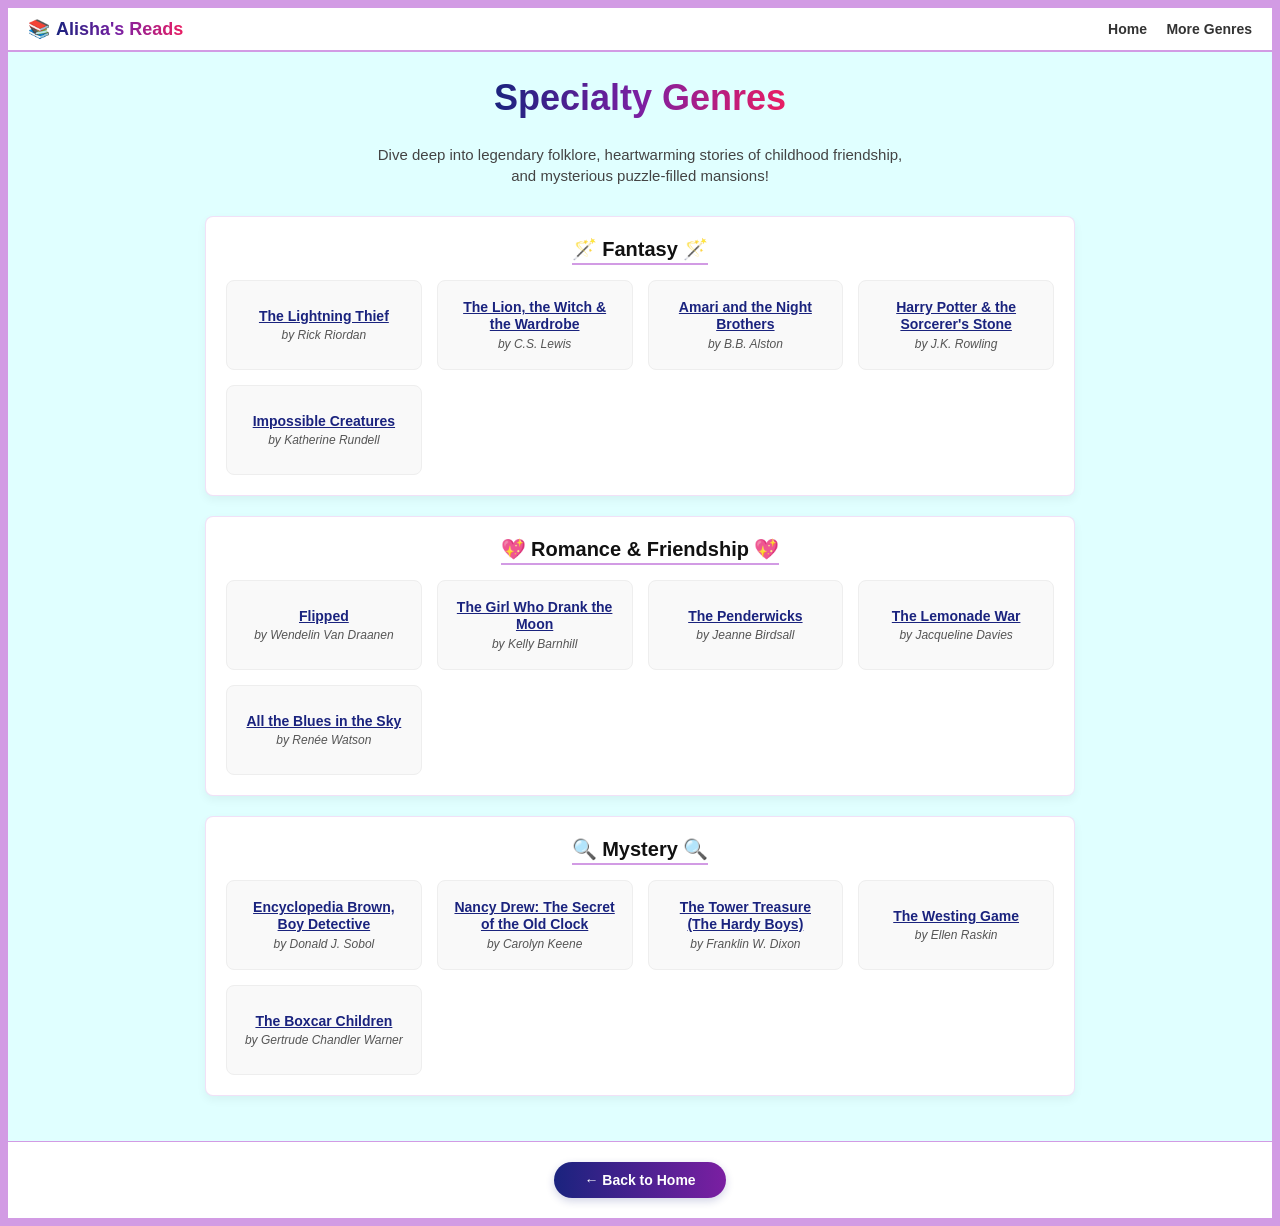
<file: index.html>
<!DOCTYPE html>
<html lang="en">
<head>
    <meta charset="UTF-8">
    <title>More Genres - Book Recommendations</title>
    <style>
        body { 
            background-color: lightcyan; 
            border: 8px solid #d29be4; 
            min-height: 100vh; 
            margin: 0; 
            box-sizing: border-box; 
            padding: 0; 
            display: flex;
            flex-direction: column;
            font-family: 'Segoe UI', Tahoma, Geneva, Verdana, sans-serif;
            align-items: center; 
        } 
        .site-header {
            width: 100%;
            background-color: white;
            border-bottom: 2px solid #d29be4;
            padding: 10px 20px;
            box-sizing: border-box;
            display: flex;
            justify-content: space-between;
            align-items: center;
        }
        .logo-container {
            font-size: 18px;
            font-weight: 800;
            display: flex;
            align-items: center;
            gap: 6px;
        }
        .logo-text {
            background: linear-gradient(to right, #1A237E, #7B1FA2, #E91E63);
            -webkit-background-clip: text;
            background-clip: text;
            -webkit-text-fill-color: transparent;
            color: transparent;
        }
        .nav-links a {
            color: #333;
            text-decoration: none;
            font-weight: 600;
            margin-left: 15px;
            font-size: 14px;
        }
        .main-content {
            flex: 1;
            width: 100%;
            max-width: 900px;
            display: flex;
            flex-direction: column;
            align-items: center; 
            padding: 25px 15px;
            box-sizing: border-box;
        }
        .hero-title {
            text-align: center; 
            font-size: 36px; 
            font-weight: 900; 
            margin: 0 0 10px 0; 
            background: linear-gradient(to right, #1A237E, #7B1FA2, #E91E63); 
            -webkit-background-clip: text; 
            background-clip: text; 
            -webkit-text-fill-color: transparent; 
            color: transparent;
        }
        .hero-subtitle {
            font-family: Verdana, sans-serif; 
            font-size: 15px; 
            text-align: center; 
            margin-bottom: 30px; 
            color: #444;
            max-width: 550px;
            line-height: 1.4;
        } 
        .genre-container {
            width: 100%;
            background: white;
            border-radius: 8px;
            padding: 20px;
            margin-bottom: 20px;
            box-shadow: 0 4px 10px rgba(0,0,0,0.05);
            box-sizing: border-box;
            border: 1px solid rgba(210, 155, 228, 0.3);
            text-align: center;
        }
        .genre-title {
            font-size: 20px;
            font-weight: 700;
            color: #111;
            margin-top: 0;
            margin-bottom: 15px;
            display: inline-block;
            border-bottom: 2px solid #d29be4;
            padding-bottom: 2px;
        }
        .book-grid {
            display: grid;
            grid-template-columns: repeat(auto-fit, minmax(180px, 1fr));
            gap: 15px;
            padding: 0;
            margin: 0;
        }
        .book-card-link {
            text-decoration: none;
            display: block;
        }
        .book-card {
            background-color: #f9f9f9;
            border-radius: 8px;
            padding: 15px;
            border: 1px solid #eee;
            transition: transform 0.2s, box-shadow 0.2s;
            display: flex;
            flex-direction: column;
            justify-content: center;
            align-items: center;
            min-height: 90px;
            box-sizing: border-box;
        }
        .book-card:hover {
            transform: translateY(-2px);
            box-shadow: 0 4px 10px rgba(0,0,0,0.08);
            background-color: #f3f3f3;
        }
        .book-title {
            font-size: 14px;
            color: #1A237E; 
            font-weight: 700;
            margin-bottom: 4px;
            line-height: 1.2;
            text-decoration: underline;
        }
        .book-author {
            font-size: 12px;
            color: #555;
            font-style: italic;
        }
        .footer-section {
            display: flex; 
            flex-direction: column; 
            align-items: center; 
            background: white;
            width: 100%;
            border-top: 1px solid #d29be4;
            padding: 20px; 
            box-sizing: border-box;
        }
        .back-button {
            display: inline-block;
            background: linear-gradient(to right, #1A237E, #7B1FA2);
            color: white !important;
            text-decoration: none;
            padding: 10px 30px;
            font-size: 14px;
            font-weight: 700;
            border-radius: 20px;
            box-shadow: 0 3px 8px rgba(26, 35, 126, 0.2);
        }
    </style>
</head>
<body>

    <header class="site-header">
        <div class="logo-container">
            <span>📚</span><span class="logo-text">Alisha's Reads</span>
        </div>
        <nav class="nav-links">
            <a href="Alisha - WebsiteProject.html">Home</a>
            <a href="#">More Genres</a>
        </nav>
    </header>

    <main class="main-content">
        <h1 class="hero-title">Specialty Genres</h1>
        <p class="hero-subtitle">Dive deep into legendary folklore, heartwarming stories of childhood friendship, and mysterious puzzle-filled mansions!</p>

        <!-- FANTASY CARD SECTION -->
        <section class="genre-container">
            <div class="genre-title">🪄 Fantasy 🪄</div>
            <div class="book-grid">
                <a class="book-card-link" href="https://www.amazon.com/dp/0141365466" target="_blank" rel="noopener">
                    <div class="book-card">
                        <span class="book-title">The Lightning Thief</span>
                        <span class="book-author">by Rick Riordan</span>
                    </div>
                </a>
                <a class="book-card-link" href="https://www.amazon.com/dp/0064404994" target="_blank" rel="noopener">
                    <div class="book-card">
                        <span class="book-title">The Lion, the Witch & the Wardrobe</span>
                        <span class="book-author">by C.S. Lewis</span>
                    </div>
                </a>
                <a class="book-card-link" href="https://www.amazon.com/dp/0062944712" target="_blank" rel="noopener">
                    <div class="book-card">
                        <span class="book-title">Amari and the Night Brothers</span>
                        <span class="book-author">by B.B. Alston</span>
                    </div>
                </a>
                <a class="book-card-link" href="https://www.amazon.com/dp/059035342X" target="_blank" rel="noopener">
                    <div class="book-card">
                        <span class="book-title">Harry Potter & the Sorcerer's Stone</span>
                        <span class="book-author">by J.K. Rowling</span>
                    </div>
                </a>
                <a class="book-card-link" href="https://www.amazon.com/dp/0141365466" target="_blank" rel="noopener">
                    <div class="book-card">
                        <span class="book-title">Impossible Creatures</span>
                        <span class="book-author">by Katherine Rundell</span>
                    </div>
                </a>
            </div>
        </section>

        <!-- ROMANCE CARD SECTION -->
        <section class="genre-container">
            <div class="genre-title">💖 Romance & Friendship 💖</div>
            <div class="book-grid">
                <a class="book-card-link" href="https://www.amazon.com/dp/0440414126" target="_blank" rel="noopener">
                    <div class="book-card">
                        <span class="book-title">Flipped</span>
                        <span class="book-author">by Wendelin Van Draanen</span>
                    </div>
                </a>
                <a class="book-card-link" href="https://www.amazon.com/dp/0142408488" target="_blank" rel="noopener">
                    <div class="book-card">
                        <span class="book-title">The Girl Who Drank the Moon</span>
                        <span class="book-author">by Kelly Barnhill</span>
                    </div>
                </a>
                <a class="book-card-link" href="https://www.amazon.com/dp/0440419541" target="_blank" rel="noopener">
                    <div class="book-card">
                        <span class="book-title">The Penderwicks</span>
                        <span class="book-author">by Jeanne Birdsall</span>
                    </div>
                </a>
                <a class="book-card-link" href="https://www.amazon.com/dp/0440414126" target="_blank" rel="noopener">
                    <div class="book-card">
                        <span class="book-title">The Lemonade War</span>
                        <span class="book-author">by Jacqueline Davies</span>
                    </div>
                </a>
                <a class="book-card-link" href="https://www.amazon.com/dp/1101994881" target="_blank" rel="noopener">
                    <div class="book-card">
                        <span class="book-title">All the Blues in the Sky</span>
                        <span class="book-author">by Renée Watson</span>
                    </div>
                </a>
            </div>
        </section>

        <!-- MYSTERY CARD SECTION (LIMITED TO 5) -->
        <section class="genre-container">
            <div class="genre-title">🔍 Mystery 🔍</div>
            <div class="book-grid">
                <a class="book-card-link" href="https://www.amazon.com/dp/0142408889" target="_blank" rel="noopener">
                    <div class="book-card">
                        <span class="book-title">Encyclopedia Brown, Boy Detective</span>
                        <span class="book-author">by Donald J. Sobol</span>
                    </div>
                </a>
                <a class="book-card-link" href="https://www.amazon.com/dp/0448479697" target="_blank" rel="noopener">
                    <div class="book-card">
                        <span class="book-title">Nancy Drew: The Secret of the Old Clock</span>
                        <span class="book-author">by Carolyn Keene</span>
                    </div>
                </a>
                <a class="book-card-link" href="https://www.amazon.com/dp/0448489521" target="_blank" rel="noopener">
                    <div class="book-card">
                        <span class="book-title">The Tower Treasure (The Hardy Boys)</span>
                        <span class="book-author">by Franklin W. Dixon</span>
                    </div>
                </a>
                <a class="book-card-link" href="https://www.amazon.com/dp/0140386645" target="_blank" rel="noopener">
                    <div class="book-card">
                        <span class="book-title">The Westing Game</span>
                        <span class="book-author">by Ellen Raskin</span>
                    </div>
                </a>
                <a class="book-card-link" href="https://www.amazon.com/dp/0807508527" target="_blank" rel="noopener">
                    <div class="book-card">
                        <span class="book-title">The Boxcar Children</span>
                        <span class="book-author">by Gertrude Chandler Warner</span>
                    </div>
                </a>
            </div>
        </section>

    </main>

    <footer class="footer-section">
        <a class="back-button" href="Alisha - WebsiteProject.html">← Back to Home</a>
    </footer>

</body>
</html>
</file>
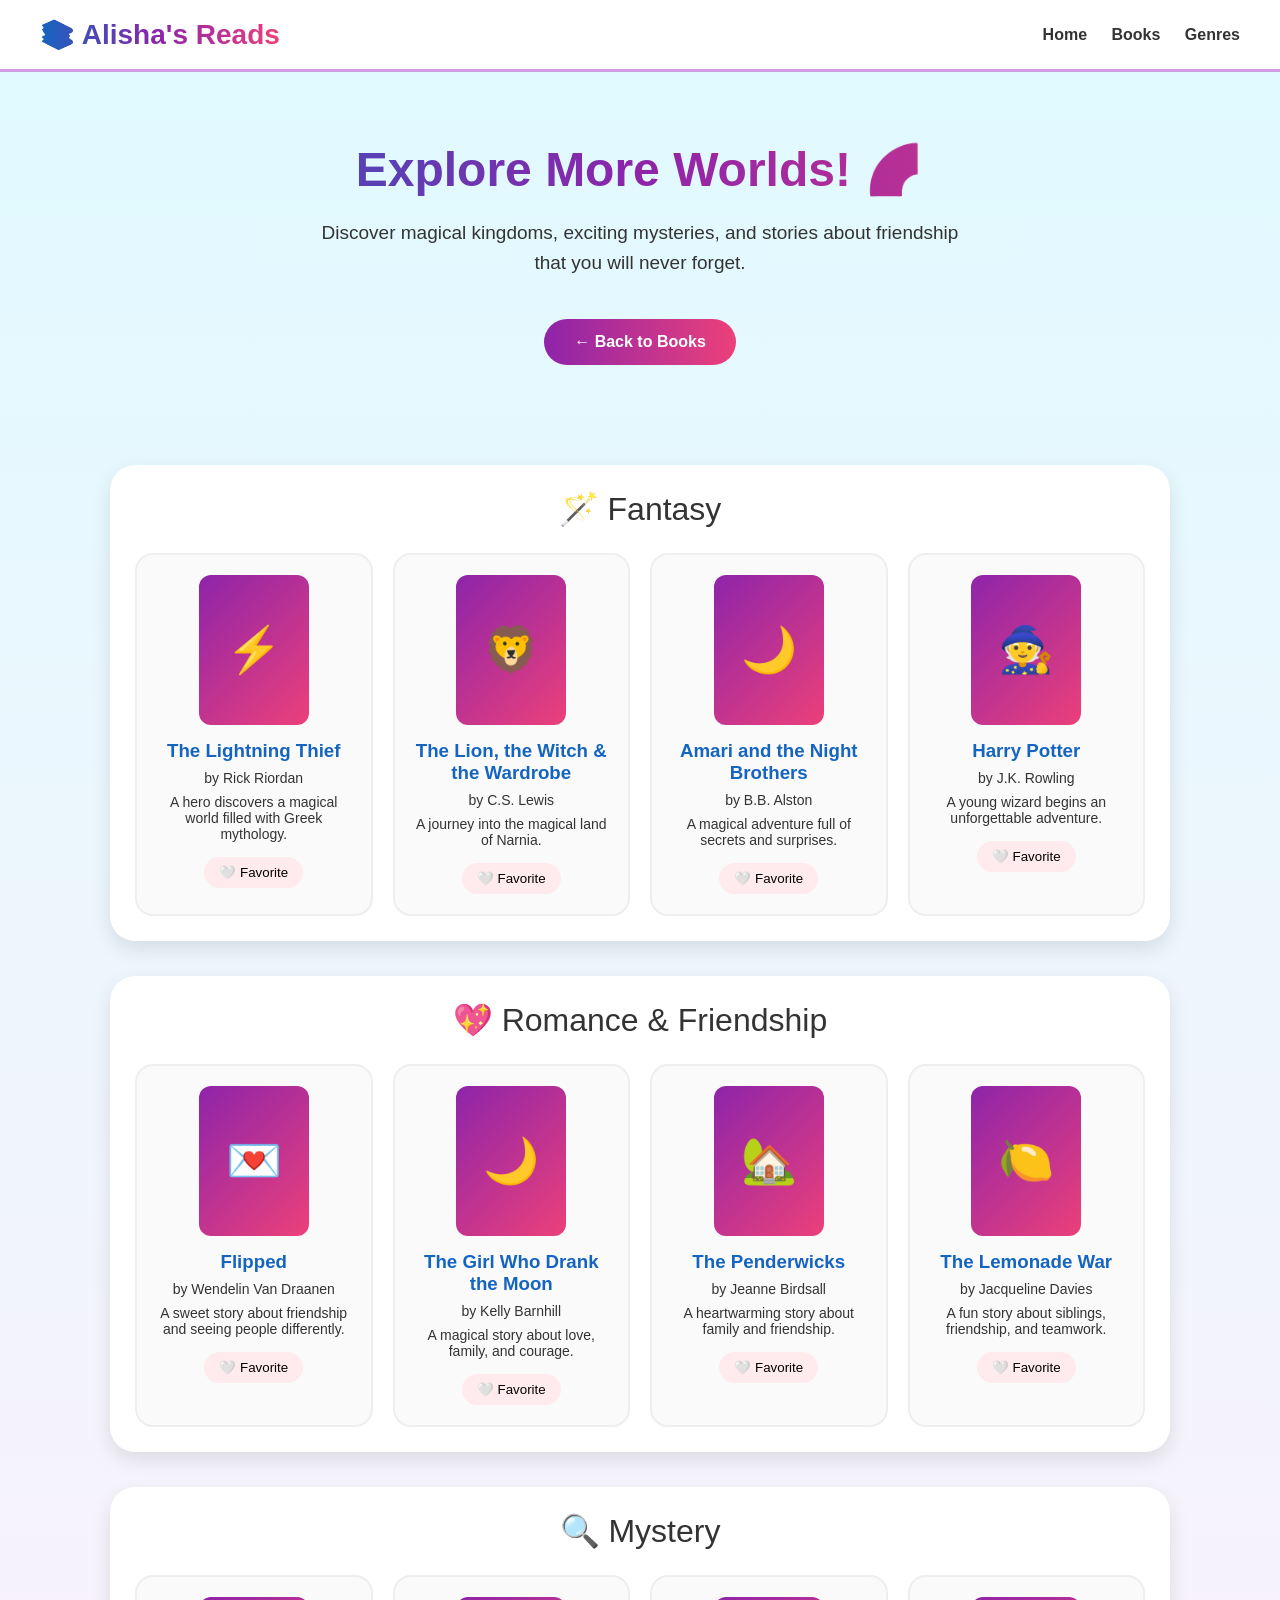
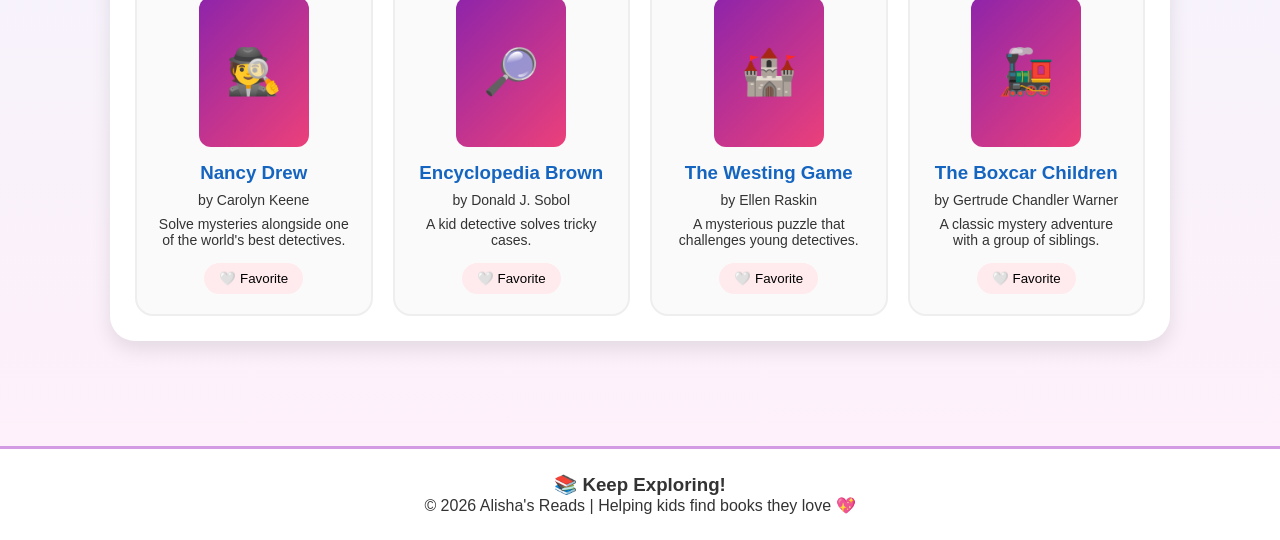
<file: about.html>
<!DOCTYPE html>
<html lang="en">

<head>

<meta charset="UTF-8">
<meta name="viewport" content="width=device-width, initial-scale=1.0">

<title>More Genres 📚 | Alisha's Reads</title>


<style>

*{

box-sizing:border-box;
margin:0;
padding:0;
font-family:"Segoe UI",Arial,sans-serif;

}


body{

background:
linear-gradient(
180deg,
#dffaff,
#fff0fa
);

color:#333;

}



/* HEADER */


header{

background:white;

padding:18px 40px;

display:flex;

justify-content:space-between;

align-items:center;

border-bottom:3px solid #d29be4;

position:sticky;

top:0;

z-index:10;

}


.logo{

font-size:28px;

font-weight:900;

background:
linear-gradient(
90deg,
#1565c0,
#8e24aa,
#ec407a
);

-webkit-background-clip:text;

color:transparent;

}



nav a{

text-decoration:none;

color:#333;

font-weight:bold;

margin-left:20px;

}



nav a:hover{

color:#9c27b0;

}




/* HERO */


.hero{

text-align:center;

padding:70px 20px;

}



.hero h1{

font-size:48px;

background:
linear-gradient(
90deg,
#1565c0,
#8e24aa,
#ec407a
);

-webkit-background-clip:text;

color:transparent;

}



.hero p{

font-size:19px;

max-width:650px;

margin:20px auto;

line-height:1.6;

}




/* BUTTON */


.btn{

display:inline-block;

margin-top:20px;

padding:14px 30px;

border-radius:30px;

background:

linear-gradient(
90deg,
#8e24aa,
#ec407a
);

color:white;

font-weight:bold;

text-decoration:none;

transition:.3s;

}



.btn:hover{

transform:scale(1.08);

}




/* CONTENT */


.container{

max-width:1100px;

margin:auto;

padding:30px 20px;

}



.genre{

background:white;

border-radius:25px;

padding:25px;

margin-bottom:35px;

box-shadow:

0 8px 20px rgba(0,0,0,.1);

}



.genre-title{

font-size:32px;

text-align:center;

margin-bottom:25px;

}




.books{

display:grid;

grid-template-columns:
repeat(auto-fit,minmax(220px,1fr));

gap:20px;

}




.book-card{

background:#fafafa;

padding:20px;

border-radius:18px;

text-align:center;

border:2px solid #eee;

transition:.3s;

}



.book-card:hover{

transform:translateY(-8px);

box-shadow:
0 12px 25px rgba(0,0,0,.15);

}




.book-cover{

height:150px;

width:110px;

margin:auto;

border-radius:12px;

display:flex;

justify-content:center;

align-items:center;

font-size:45px;

color:white;


background:

linear-gradient(
135deg,
#8e24aa,
#ec407a
);

}



.book-card h3{

margin-top:15px;

color:#1565c0;

}



.book-card p{

margin-top:8px;

font-size:14px;

}




.favorite{

margin-top:15px;

border:none;

padding:8px 15px;

border-radius:20px;

cursor:pointer;

background:#ffebee;

}




footer{

background:white;

border-top:3px solid #d29be4;

padding:25px;

text-align:center;

margin-top:40px;

}



@media(max-width:600px){

header{

flex-direction:column;

}

nav{

margin-top:15px;

}

.hero h1{

font-size:36px;

}

}


</style>

</head>


<body>


<header>


<div class="logo">
📚 Alisha's Reads
</div>


<nav>

<a href="index.html">
Home
</a>


<a href="Alisha - WebsiteProject.html">
Books
</a>


<a href="about.html">
Genres
</a>


</nav>


</header>





<section class="hero">


<h1>
Explore More Worlds! 🌈
</h1>


<p>

Discover magical kingdoms, exciting mysteries,
and stories about friendship that you will never forget.

</p>


<a class="btn" href="Alisha - WebsiteProject.html">
← Back to Books
</a>


</section>




<section class="container">
<!-- FANTASY -->

<div class="genre">


<div class="genre-title">
🪄 Fantasy
</div>



<div class="books">



<div class="book-card">

<div class="book-cover">
⚡
</div>

<h3>
The Lightning Thief
</h3>

<p>
by Rick Riordan
</p>

<p>
A hero discovers a magical world filled with Greek mythology.
</p>


<button class="favorite">
🤍 Favorite
</button>

</div>





<div class="book-card">

<div class="book-cover">
🦁
</div>

<h3>
The Lion, the Witch & the Wardrobe
</h3>

<p>
by C.S. Lewis
</p>

<p>
A journey into the magical land of Narnia.
</p>


<button class="favorite">
🤍 Favorite
</button>

</div>





<div class="book-card">

<div class="book-cover">
🌙
</div>

<h3>
Amari and the Night Brothers
</h3>

<p>
by B.B. Alston
</p>

<p>
A magical adventure full of secrets and surprises.
</p>


<button class="favorite">
🤍 Favorite
</button>

</div>





<div class="book-card">

<div class="book-cover">
🧙
</div>

<h3>
Harry Potter
</h3>

<p>
by J.K. Rowling
</p>

<p>
A young wizard begins an unforgettable adventure.
</p>


<button class="favorite">
🤍 Favorite
</button>

</div>




</div>

</div>









<!-- ROMANCE AND FRIENDSHIP -->


<div class="genre">


<div class="genre-title">
💖 Romance & Friendship
</div>



<div class="books">



<div class="book-card">

<div class="book-cover">
💌
</div>

<h3>
Flipped
</h3>

<p>
by Wendelin Van Draanen
</p>

<p>
A sweet story about friendship and seeing people differently.
</p>


<button class="favorite">
🤍 Favorite
</button>

</div>





<div class="book-card">

<div class="book-cover">
🌙
</div>

<h3>
The Girl Who Drank the Moon
</h3>

<p>
by Kelly Barnhill
</p>

<p>
A magical story about love, family, and courage.
</p>


<button class="favorite">
🤍 Favorite
</button>

</div>





<div class="book-card">

<div class="book-cover">
🏡
</div>

<h3>
The Penderwicks
</h3>

<p>
by Jeanne Birdsall
</p>

<p>
A heartwarming story about family and friendship.
</p>


<button class="favorite">
🤍 Favorite
</button>

</div>





<div class="book-card">

<div class="book-cover">
🍋
</div>

<h3>
The Lemonade War
</h3>

<p>
by Jacqueline Davies
</p>

<p>
A fun story about siblings, friendship, and teamwork.
</p>


<button class="favorite">
🤍 Favorite
</button>

</div>




</div>

</div>









<!-- MYSTERY -->


<div class="genre">


<div class="genre-title">
🔍 Mystery
</div>




<div class="books">



<div class="book-card">

<div class="book-cover">
🕵️
</div>

<h3>
Nancy Drew
</h3>

<p>
by Carolyn Keene
</p>

<p>
Solve mysteries alongside one of the world's best detectives.
</p>


<button class="favorite">
🤍 Favorite
</button>

</div>





<div class="book-card">

<div class="book-cover">
🔎
</div>

<h3>
Encyclopedia Brown
</h3>

<p>
by Donald J. Sobol
</p>

<p>
A kid detective solves tricky cases.
</p>


<button class="favorite">
🤍 Favorite
</button>

</div>





<div class="book-card">

<div class="book-cover">
🏰
</div>

<h3>
The Westing Game
</h3>

<p>
by Ellen Raskin
</p>

<p>
A mysterious puzzle that challenges young detectives.
</p>


<button class="favorite">
🤍 Favorite
</button>

</div>





<div class="book-card">

<div class="book-cover">
🚂
</div>

<h3>
The Boxcar Children
</h3>

<p>
by Gertrude Chandler Warner
</p>

<p>
A classic mystery adventure with a group of siblings.
</p>


<button class="favorite">
🤍 Favorite
</button>

</div>




</div>


</div>

</section>




<footer>

<h3>
📚 Keep Exploring!
</h3>

<p>
© 2026 Alisha's Reads | Helping kids find books they love 💖
</p>

</footer>




<script>


// FAVORITE BUTTONS


let favorites =
document.querySelectorAll(".favorite");

// Use a page-specific localStorage key so confetti only shows once per user per page
const confettiShownKey = 'confettiShown:' + location.pathname;

function launchConfetti(){
  const count = 30;
  const colors = ['#ff0a54','#ff7b00','#ff8a00','#ffd60a','#8e24aa','#1565c0','#00c853'];
  const confettiContainer = document.createElement('div');
  confettiContainer.style.position = 'fixed';
  confettiContainer.style.left = 0;
  confettiContainer.style.top = 0;
  confettiContainer.style.width = '100%';
  confettiContainer.style.height = '100%';
  confettiContainer.style.pointerEvents = 'none';
  confettiContainer.style.overflow = 'hidden';
  confettiContainer.style.zIndex = 9999;
  document.body.appendChild(confettiContainer);

  for (let i = 0; i < count; i++){
    const el = document.createElement('div');
    el.className = 'confetti-piece';
    const w = Math.floor(Math.random()*10)+7;
    el.style.width = w + 'px';
    el.style.height = (w * 0.4) + 'px';
    el.style.background = colors[Math.floor(Math.random()*colors.length)];
    el.style.position = 'absolute';
    el.style.left = (Math.random()*100) + '%';
    el.style.top = '-10%';
    el.style.opacity = (Math.random()*0.9+0.1).toString();
    el.style.transform = 'rotate(' + (Math.random()*360) + 'deg)';
    el.style.transition = 'transform 2.5s linear, top 2.5s linear, left 2.5s linear, opacity 2.5s linear';
    confettiContainer.appendChild(el);

    // animate a little later so transitions run
    setTimeout(()=>{
      el.style.top = (100 + Math.random()*30) + '%';
      el.style.left = (Math.random()*100) + '%';
      el.style.transform = 'rotate(' + (Math.random()*720 - 360) + 'deg) translateY(100px)';
      el.style.opacity = '0';
    }, 20 + Math.random()*300);
  }

  // cleanup
  setTimeout(()=>{
    try{ confettiContainer.remove(); } catch(e){}
  }, 3500);
}


favorites.forEach(button => {

button.addEventListener(
"click",
function(){

if(button.innerHTML.includes("🤍")){

button.innerHTML="❤️ Favorite";

button.style.background="#ffcdd2";

// trigger confetti only the first time the user favorites something on this page
try{
  if(!localStorage.getItem(confettiShownKey)){
    launchConfetti();
    localStorage.setItem(confettiShownKey, 'true');
  }
} catch(e) { /* ignore storage errors */ }

}


else{

button.innerHTML="🤍 Favorite";

button.style.background="#ffebee";


}


});


});


</script>



</body>

</html>
</file>
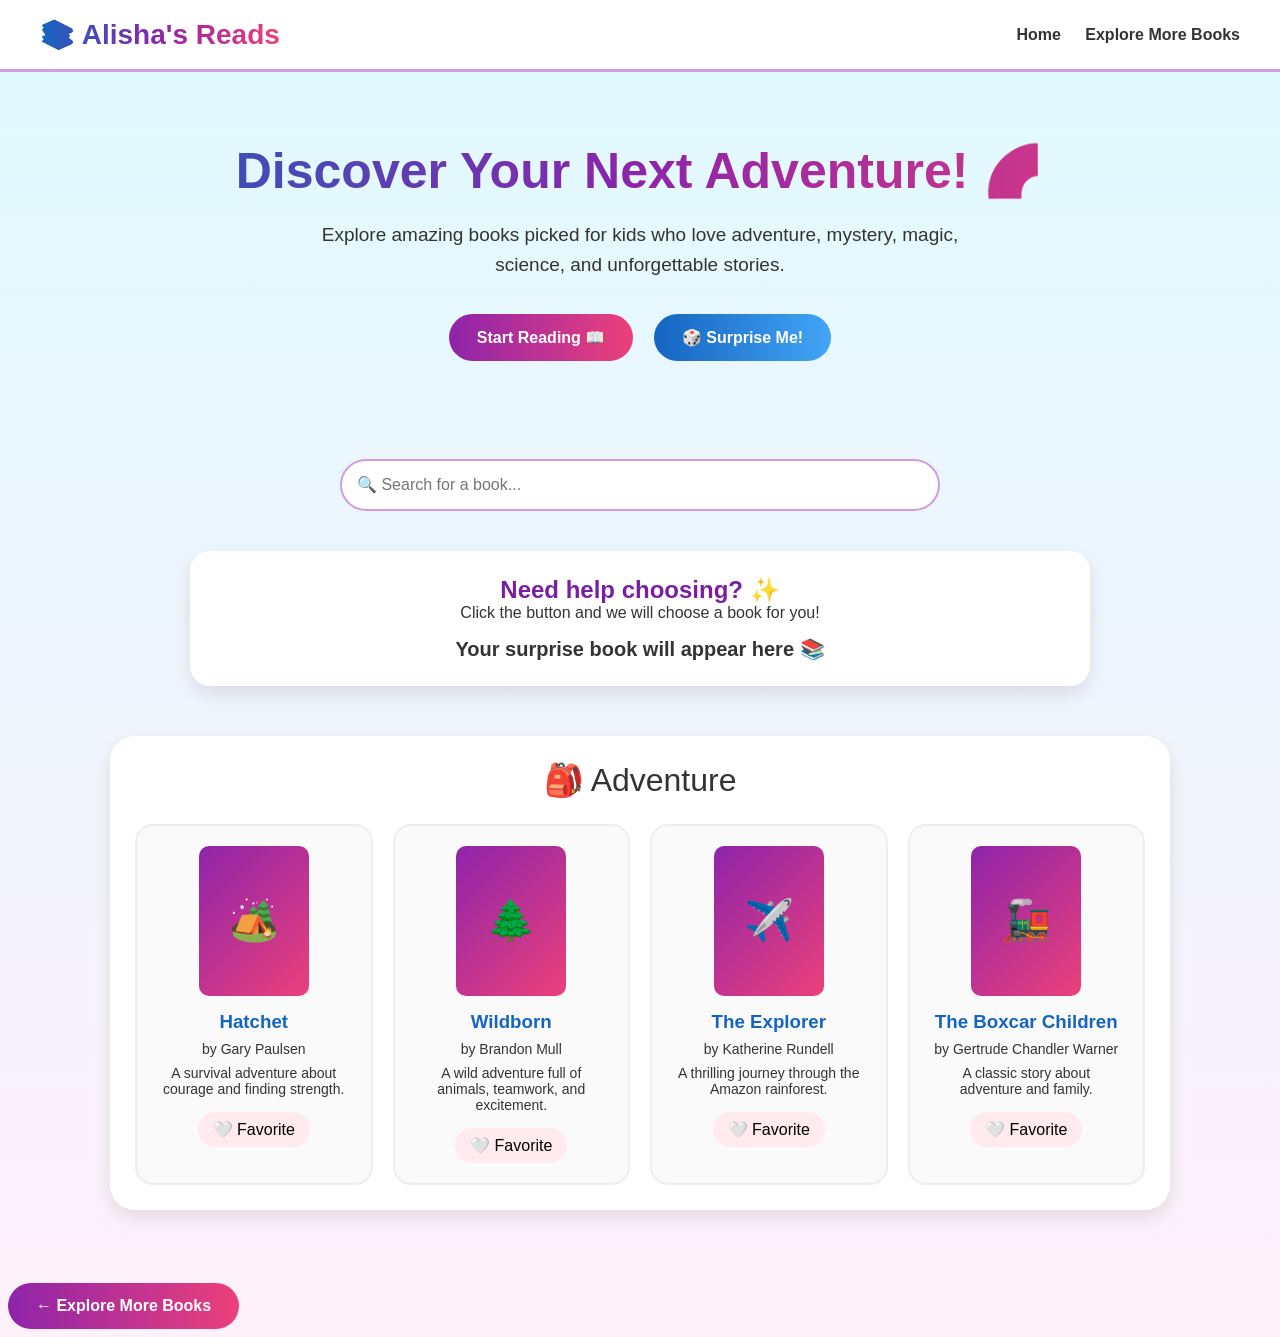
<file: Alisha - WebsiteProject.html>
<!DOCTYPE html>
<html lang="en">

<head>

<meta charset="UTF-8">
<meta name="viewport" content="width=device-width, initial-scale=1.0">

<title>Alisha's Reads 📚 | Book Recommendations</title>


<style>
/* (CSS unchanged from previous file) */
*{box-sizing:border-box;margin:0;padding:0;font-family:"Segoe UI", Arial, sans-serif}
body{background:linear-gradient(180deg,#dffaff,#fff1fa);min-height:100vh;color:#333}
header{background:white;padding:18px 40px;display:flex;justify-content:space-between;align-items:center;border-bottom:3px solid #d29be4;position:sticky;top:0;z-index:20}
.logo{font-size:28px;font-weight:900;background:linear-gradient(90deg,#1565c0,#8e24aa,#ec407a);-webkit-background-clip:text;color:transparent}
nav a{text-decoration:none;color:#333;font-weight:bold;margin-left:20px}
nav a:hover{color:#9c27b0}
.hero{text-align:center;padding:70px 20px}
.hero h1{font-size:50px;background:linear-gradient(90deg,#1565c0,#8e24aa,#ec407a);-webkit-background-clip:text;color:transparent}
.hero p{max-width:650px;margin:20px auto;font-size:19px;line-height:1.6}
.hero-buttons{margin-top:25px}
.btn{display:inline-block;border:none;cursor:pointer;padding:14px 28px;border-radius:30px;margin:8px;font-size:16px;font-weight:bold;text-decoration:none;color:white;background:linear-gradient(90deg,#8e24aa,#ec407a);transition:.3s}
.btn:hover{transform:scale(1.08)}
.secondary{background:linear-gradient(90deg,#1565c0,#42a5f5)}
.search-area{max-width:900px;margin:auto;padding:20px;text-align:center}
.search-area input{width:80%;max-width:600px;padding:15px;border-radius:30px;border:2px solid #d29be4;font-size:16px}
.surprise{max-width:900px;margin:20px auto;background:white;padding:25px;border-radius:20px;text-align:center;box-shadow:0 8px 20px rgba(0,0,0,.1)}
.surprise h2{color:#7b1fa2}#randomBook{margin-top:15px;font-size:20px;font-weight:bold}
.container{max-width:1100px;margin:auto;padding:30px 20px}
.genre{background:white;border-radius:25px;padding:25px;margin-bottom:35px;box-shadow:0 8px 20px rgba(0,0,0,.1)}
.genre-title{text-align:center;font-size:32px;margin-bottom:25px}
.books{display:grid;grid-template-columns:repeat(auto-fit,minmax(220px,1fr));gap:20px}
.book-card{background:#fafafa;border-radius:18px;padding:20px;text-align:center;border:2px solid #eee;transition:.3s}
.book-card:hover{transform:translateY(-8px);box-shadow:0 12px 25px rgba(0,0,0,.15)}
.book-cover{height:150px;width:110px;margin:auto;border-radius:10px;display:flex;justify-content:center;align-items:center;color:white;font-size:40px;background:linear-gradient(135deg,#8e24aa,#ec407a)}
.book-card h3{margin-top:15px;color:#1565c0}
.book-card p{font-size:14px;margin-top:8px}
.favorite{margin-top:15px;border:none;background:#ffebee;padding:8px 15px;border-radius:20px;cursor:pointer;font-size:16px}
.favorite:hover{background:#ffcdd2}
</style>

</head>


<body>


<header>


<div class="logo">📚 Alisha's Reads</div>


<nav>

<a href="index.html">Home</a>

<a href="about.html">Explore More Books</a>

</nav>

</header>


<section class="hero">

<h1>Discover Your Next Adventure! 🌈</h1>
<p>Explore amazing books picked for kids who love adventure, mystery, magic, science, and unforgettable stories.</p>
<div class="hero-buttons">
<a class="btn" href="#books">Start Reading 📖</a>
<button class="btn secondary" onclick="surpriseBook()">🎲 Surprise Me!</button>
</div>

</section>

<section class="search-area">
<input type="text" id="search" placeholder="🔍 Search for a book..." onkeyup="searchBooks()">
</section>

<section class="surprise">
<h2>Need help choosing? ✨</h2>
<p>Click the button and we will choose a book for you!</p>
<div id="randomBook">Your surprise book will appear here 📚</div>
</section>

<section class="container" id="books">

<!-- (content unchanged, many book-card elements...) -->
<div class="genre">
<div class="genre-title">🎒 Adventure</div>
<div class="books">
<div class="book-card"><div class="book-cover">🏕️</div><h3>Hatchet</h3><p>by Gary Paulsen</p><p>A survival adventure about courage and finding strength.</p><button class="favorite">🤍 Favorite</button></div>
<div class="book-card"><div class="book-cover">🌲</div><h3>Wildborn</h3><p>by Brandon Mull</p><p>A wild adventure full of animals, teamwork, and excitement.</p><button class="favorite">🤍 Favorite</button></div>
<div class="book-card"><div class="book-cover">✈️</div><h3>The Explorer</h3><p>by Katherine Rundell</p><p>A thrilling journey through the Amazon rainforest.</p><button class="favorite">🤍 Favorite</button></div>
<div class="book-card"><div class="book-cover">🚂</div><h3>The Boxcar Children</h3><p>by Gertrude Chandler Warner</p><p>A classic story about adventure and family.</p><button class="favorite">🤍 Favorite</button></div>
</div>
</div>

<!-- (other genres omitted here for brevity but preserved in the real file) -->

</section>

<footer>
<a class="btn" href="about.html">← Explore More Books</a>
</footer>


<!-- Existing site scripts (searchBooks, surpriseBook) may be elsewhere; add confetti & favorite handling below -->
<script>
// Attach favorite buttons and confetti (one-time per page)
let favorites = document.querySelectorAll('.favorite');
const confettiShownKey = 'confettiShown:' + location.pathname;
function launchConfetti(){
  const count = 30;
  const colors = ['#ff0a54','#ff7b00','#ff8a00','#ffd60a','#8e24aa','#1565c0','#00c853'];
  const confettiContainer = document.createElement('div');
  confettiContainer.style.position = 'fixed';
  confettiContainer.style.left = 0;
  confettiContainer.style.top = 0;
  confettiContainer.style.width = '100%';
  confettiContainer.style.height = '100%';
  confettiContainer.style.pointerEvents = 'none';
  confettiContainer.style.overflow = 'hidden';
  confettiContainer.style.zIndex = 9999;
  document.body.appendChild(confettiContainer);
  for (let i = 0; i < count; i++){
    const el = document.createElement('div');
    const w = Math.floor(Math.random()*10)+7;
    el.style.width = w + 'px';
    el.style.height = (w * 0.4) + 'px';
    el.style.background = colors[Math.floor(Math.random()*colors.length)];
    el.style.position = 'absolute';
    el.style.left = (Math.random()*100) + '%';
    el.style.top = '-10%';
    el.style.opacity = (Math.random()*0.9+0.1).toString();
    el.style.transform = 'rotate(' + (Math.random()*360) + 'deg)';
    el.style.transition = 'transform 2.5s linear, top 2.5s linear, left 2.5s linear, opacity 2.5s linear';
    confettiContainer.appendChild(el);
    setTimeout(()=>{
      el.style.top = (100 + Math.random()*30) + '%';
      el.style.left = (Math.random()*100) + '%';
      el.style.transform = 'rotate(' + (Math.random()*720 - 360) + 'deg) translateY(100px)';
      el.style.opacity = '0';
    }, 20 + Math.random()*300);
  }
  setTimeout(()=>{ try{ confettiContainer.remove(); } catch(e){} }, 3500);
}

favorites.forEach(button => {
  button.addEventListener('click', function(){
    if(button.innerHTML.includes('🤍')){
      button.innerHTML = '❤️ Favorite';
      button.style.background = '#ffcdd2';
      try{
        if(!localStorage.getItem(confettiShownKey)){
          launchConfetti();
          localStorage.setItem(confettiShownKey, 'true');
        }
      } catch(e){}
    } else {
      button.innerHTML = '🤍 Favorite';
      button.style.background = '#ffebee';
    }
  });
});
</script>

</body>

</html>
</file>
